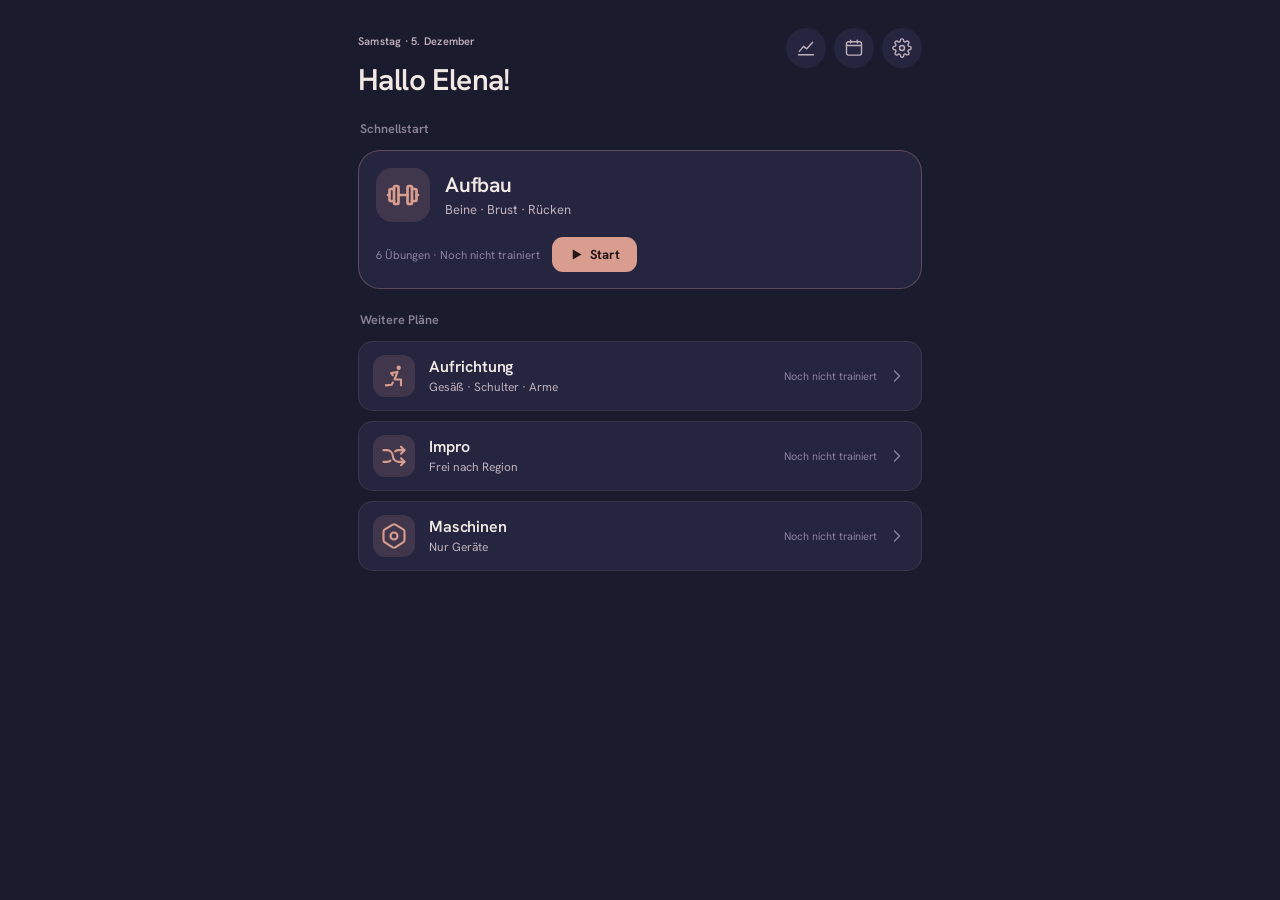
<file: index.html>
<!DOCTYPE html>
<html lang="de">
<head>
  <meta charset="UTF-8" />
  <meta name="viewport" content="width=device-width, initial-scale=1.0, viewport-fit=cover" />
  <meta name="theme-color" content="#22223B" />
  <meta name="apple-mobile-web-app-capable" content="yes" />
  <meta name="apple-mobile-web-app-status-bar-style" content="black-translucent" />
  <meta name="apple-mobile-web-app-title" content="Gym" />
  <link rel="manifest" href="manifest.json" />
  <link rel="apple-touch-icon" href="icon-192.png" />
  <title>Gym</title>
  <link rel="preconnect" href="https://fonts.googleapis.com" />
  <link rel="preconnect" href="https://fonts.gstatic.com" crossorigin />
  <link href="https://fonts.googleapis.com/css2?family=Hanken+Grotesk:wght@400;500;600;700;800&display=swap" rel="stylesheet" />
  <link rel="stylesheet" href="styles.css" />
</head>
<body>
  <div id="app">
    <!-- Home -->
    <section id="view-home" class="view active">
      <header class="home-head">
        <div class="hh-row">
          <div>
            <p class="ovl" id="home-date">—</p>
            <h1 class="greeting">Hallo Elena!</h1>
          </div>
          <div class="hh-actions">
            <button class="iconbtn" id="open-stats" aria-label="Statistik">
              <svg width="20" height="20" viewBox="0 0 24 24" fill="none" stroke="currentColor" stroke-width="1.7" stroke-linecap="round" stroke-linejoin="round"><line x1="3" y1="20" x2="21" y2="20"/><polyline points="4 16 9 10 13 13 20 5"/></svg>
            </button>
            <button class="iconbtn" id="open-calendar" aria-label="Verlauf">
              <svg width="20" height="20" viewBox="0 0 24 24" fill="none" stroke="currentColor" stroke-width="1.7" stroke-linecap="round" stroke-linejoin="round"><rect x="3" y="4.5" width="18" height="16" rx="2.5"/><line x1="3" y1="9" x2="21" y2="9"/><line x1="8" y1="2.5" x2="8" y2="6"/><line x1="16" y1="2.5" x2="16" y2="6"/></svg>
            </button>
            <button class="iconbtn" id="open-settings" aria-label="Einstellungen">
              <svg width="20" height="20" viewBox="0 0 24 24" fill="none" stroke="currentColor" stroke-width="1.7" stroke-linecap="round" stroke-linejoin="round"><circle cx="12" cy="12" r="3"/><path d="M19.4 15a1.65 1.65 0 0 0 .33 1.82l.06.06a2 2 0 1 1-2.83 2.83l-.06-.06a1.65 1.65 0 0 0-1.82-.33 1.65 1.65 0 0 0-1 1.51V21a2 2 0 1 1-4 0v-.09A1.65 1.65 0 0 0 9 19.4a1.65 1.65 0 0 0-1.82.33l-.06.06a2 2 0 1 1-2.83-2.83l.06-.06a1.65 1.65 0 0 0 .33-1.82 1.65 1.65 0 0 0-1.51-1H3a2 2 0 1 1 0-4h.09A1.65 1.65 0 0 0 4.6 9a1.65 1.65 0 0 0-.33-1.82l-.06-.06a2 2 0 1 1 2.83-2.83l.06.06a1.65 1.65 0 0 0 1.82.33H9a1.65 1.65 0 0 0 1-1.51V3a2 2 0 1 1 4 0v.09a1.65 1.65 0 0 0 1 1.51 1.65 1.65 0 0 0 1.82-.33l.06-.06a2 2 0 1 1 2.83 2.83l-.06.06a1.65 1.65 0 0 0-.33 1.82V9a1.65 1.65 0 0 0 1.51 1H21a2 2 0 1 1 0 4h-.09a1.65 1.65 0 0 0-1.51 1z"/></svg>
            </button>
          </div>
        </div>
      </header>
      <div id="home-today"></div>
      <div id="home-recap"></div>
      <div id="home-plans"></div>
    </section>

    <!-- Calendar / Verlauf -->
    <section id="view-calendar" class="view">
      <header class="workout-header">
        <button class="icon-btn back-btn" id="back-from-calendar" aria-label="Zurück">
          <svg width="22" height="22" viewBox="0 0 24 24" fill="none" stroke="currentColor" stroke-width="1.8" stroke-linecap="round" stroke-linejoin="round"><polyline points="15 18 9 12 15 6"/></svg>
        </button>
        <div class="workout-title-wrap"><h2>Verlauf</h2></div>
        <button class="icon-btn" id="cal-add" aria-label="Training eintragen">
          <svg width="22" height="22" viewBox="0 0 24 24" fill="none" stroke="currentColor" stroke-width="1.9" stroke-linecap="round" stroke-linejoin="round"><line x1="12" y1="5" x2="12" y2="19"/><line x1="5" y1="12" x2="19" y2="12"/></svg>
        </button>
      </header>
      <div class="calendar-nav">
        <button class="icon-btn" id="cal-prev" aria-label="Vorheriger Monat">
          <svg width="20" height="20" viewBox="0 0 24 24" fill="none" stroke="currentColor" stroke-width="1.8" stroke-linecap="round" stroke-linejoin="round"><polyline points="15 18 9 12 15 6"/></svg>
        </button>
        <span class="calendar-month" id="cal-month">—</span>
        <button class="icon-btn" id="cal-next" aria-label="Nächster Monat">
          <svg width="20" height="20" viewBox="0 0 24 24" fill="none" stroke="currentColor" stroke-width="1.8" stroke-linecap="round" stroke-linejoin="round"><polyline points="9 18 15 12 9 6"/></svg>
        </button>
      </div>
      <div class="calendar-weekdays">
        <span>Mo</span><span>Di</span><span>Mi</span><span>Do</span><span>Fr</span><span>Sa</span><span>So</span>
      </div>
      <div class="calendar-grid" id="cal-grid"></div>
      <div class="calendar-detail" id="cal-detail"></div>
    </section>

    <!-- Statistik / Auswertung -->
    <section id="view-stats" class="view">
      <header class="workout-header">
        <button class="icon-btn back-btn" id="back-from-stats" aria-label="Zurück">
          <svg width="22" height="22" viewBox="0 0 24 24" fill="none" stroke="currentColor" stroke-width="1.8" stroke-linecap="round" stroke-linejoin="round"><polyline points="15 18 9 12 15 6"/></svg>
        </button>
        <div class="workout-title-wrap"><h2>Statistik</h2></div>
        <div class="spacer"></div>
      </header>
      <div id="stats-body"></div>
    </section>

    <!-- Session-Editor: Training manuell eintragen / bearbeiten -->
    <section id="view-session-editor" class="view">
      <header class="workout-header">
        <button class="icon-btn back-btn" id="editor-back" aria-label="Zurück">
          <svg width="22" height="22" viewBox="0 0 24 24" fill="none" stroke="currentColor" stroke-width="1.8" stroke-linecap="round" stroke-linejoin="round"><polyline points="15 18 9 12 15 6"/></svg>
        </button>
        <div class="workout-title-wrap"><h2 id="editor-title">Training eintragen</h2></div>
        <div class="spacer"></div>
      </header>
      <div id="editor-body"></div>
    </section>

    <!-- Workout (Vollbild-Wisch-Layout: je ein Screen pro Übung) -->
    <section id="view-workout" class="view view-workout">
      <header class="wk-head">
        <button class="iconbtn ghost back-btn" id="back-home" aria-label="Zurück">
          <svg width="22" height="22" viewBox="0 0 24 24" fill="none" stroke="currentColor" stroke-width="1.7" stroke-linecap="round" stroke-linejoin="round"><polyline points="15 18 9 12 15 6"/></svg>
        </button>
        <div class="wk-title">
          <h2 id="workout-title">Aufbau</h2>
          <p class="wk-sub" id="workout-sub"></p>
        </div>
        <p class="wk-tonnage" id="workout-tonnage" aria-live="polite"></p>
      </header>

      <!-- Wie viele Übungen sind erledigt (alle Sätze abgehakt) von wie vielen. -->
      <p class="wk-count" id="workout-count" aria-live="polite"></p>

      <!-- Fortschrittspunkte: aktueller Index + antippbar zum Springen.
           Wird von renderDots() befüllt. -->
      <div class="wk-dots" id="workout-dots" role="tablist" aria-label="Übungen"></div>

      <!-- Horizontaler Snap-Container: jede .deck-screen füllt den Screen. -->
      <div class="wk-deck" id="workout-deck">
        <!-- Screen 1: Warm-up -->
        <section class="deck-screen warmup-screen" data-label="Warm-up">
          <div class="warmup-banner open" id="warmup-banner">
            <button class="warmup-chip" id="warmup-toggle">
              <span class="wu-left">
                <i class="wu-check" id="warmup-check"><svg width="12" height="12" viewBox="0 0 24 24" fill="none" stroke="currentColor" stroke-width="3" stroke-linecap="round" stroke-linejoin="round"><polyline points="20 6 9 17 4 12"/></svg></i>
                <span id="warmup-label">Warm-up</span>
              </span>
              <span class="wu-meta" id="warmup-meta">0/0</span>
            </button>
            <div class="warmup-content" id="warmup-content"></div>
          </div>
          <div class="wk-flags" id="workout-flags"></div>
        </section>

        <!-- Screens pro Übung (von renderWorkout befüllt; display:contents) -->
        <div class="exercise-list" id="exercise-list"></div>

        <!-- Letzter Screen: Übung ergänzen / Training beenden -->
        <section class="deck-screen final-screen" data-label="Abschluss">
          <button class="add-ex-btn" id="add-exercise">
            <svg viewBox="0 0 24 24" width="20" height="20" fill="none" stroke="currentColor" stroke-width="2.2" stroke-linecap="round" stroke-linejoin="round"><line x1="12" y1="5" x2="12" y2="19"/><line x1="5" y1="12" x2="19" y2="12"/></svg>
            Übung hinzufügen
          </button>
          <button class="finish-btn" id="finish-workout">Training beenden</button>
        </section>
      </div>
    </section>

    <!-- Übungsdetail -->
    <section id="view-exercise" class="view">
      <header class="wk-head">
        <button class="iconbtn ghost" id="detail-back" aria-label="Zurück">
          <svg width="22" height="22" viewBox="0 0 24 24" fill="none" stroke="currentColor" stroke-width="1.7" stroke-linecap="round" stroke-linejoin="round"><polyline points="15 18 9 12 15 6"/></svg>
        </button>
        <div class="wk-title">
          <h2 class="ex-detail-title" id="detail-title"></h2>
          <p class="wk-sub" id="detail-sub"></p>
        </div>
        <button class="iconbtn ghost" id="detail-swap" aria-label="Übung tauschen">
          <svg width="20" height="20" viewBox="0 0 24 24" fill="none" stroke="currentColor" stroke-width="1.7" stroke-linecap="round" stroke-linejoin="round"><polyline points="17 2 21 6 17 10"/><path d="M3 6h18"/><polyline points="7 14 3 18 7 22"/><path d="M21 18H3"/></svg>
        </button>
      </header>
      <div class="detail-hero"><span class="detail-figure" id="detail-figure"></span></div>
      <div class="tag-row" id="detail-tags"></div>
      <div class="scheme-row" id="detail-scheme"></div>
      <div id="detail-seg"></div>
      <div class="note-card" id="detail-note"></div>
      <div id="detail-alts"></div>
    </section>

    <!-- Settings -->
    <section id="view-settings" class="view">
      <header class="workout-header">
        <button class="icon-btn back-btn" id="back-from-settings" aria-label="Zurück">
          <svg width="22" height="22" viewBox="0 0 24 24" fill="none" stroke="currentColor" stroke-width="1.8" stroke-linecap="round" stroke-linejoin="round"><polyline points="15 18 9 12 15 6"/></svg>
        </button>
        <div class="workout-title-wrap"><h2>Einstellungen</h2></div>
        <div class="spacer"></div>
      </header>
      <div class="settings-list">
        <label class="setting-row">
          <span>Timer-Sound</span>
          <input type="checkbox" id="setting-sound" />
          <span class="switch"></span>
        </label>
        <label class="setting-row">
          <span>Vibration</span>
          <input type="checkbox" id="setting-vibration" />
          <span class="switch"></span>
        </label>
        <label class="setting-row">
          <span>Standard-Pause (Sek.)</span>
          <input type="number" id="setting-rest" min="15" max="600" step="15" />
        </label>

        <div class="settings-section">Daten</div>
        <div class="setting-row split">
          <button class="text-btn" id="export-data">Exportieren</button>
          <button class="text-btn" id="import-data">Importieren</button>
        </div>

        <div class="settings-section danger-section">Zurücksetzen</div>
        <div class="setting-row">
          <span>Alle Daten löschen</span>
          <button class="text-btn danger-btn" id="reset-data">Zurücksetzen</button>
        </div>

        <p class="settings-footer">Deine Daten werden nur lokal auf diesem Gerät gespeichert.</p>
        <p class="settings-footer" id="storage-status"></p>
      </div>
    </section>

    <!-- Session-Summary nach "Training beenden" -->
    <div id="session-summary" class="session-summary hidden">
      <div class="session-summary-card">
        <div class="session-summary-title">Heute bewegt</div>
        <div>
          <span class="session-summary-value" id="session-summary-value">0</span>
          <span class="session-summary-unit">kg</span>
        </div>
      </div>
    </div>

    <!-- Rest-Timer Overlay -->
    <div id="timer-overlay" class="overlay hidden">
      <div class="timer-card">
        <p class="timer-label">Pause</p>
        <div class="timer-display" id="timer-display">01:30</div>
        <div class="timer-actions">
          <button class="text-btn" id="timer-minus">−15s</button>
          <button class="text-btn primary" id="timer-skip">Überspringen</button>
          <button class="text-btn" id="timer-plus">+15s</button>
        </div>
      </div>
    </div>

    <!-- Bottom Sheet (Confirm-Ersatz) -->
    <div id="sheet" class="sheet hidden" role="dialog" aria-modal="true">
      <div class="sheet-card">
        <h3 id="sheet-title"></h3>
        <p id="sheet-message"></p>
        <div class="sheet-actions">
          <button class="text-btn" id="sheet-cancel">Abbrechen</button>
          <button class="text-btn primary" id="sheet-confirm">OK</button>
        </div>
      </div>
    </div>

    <!-- Auswahl-Sheet (z. B. Alternativübungen) -->
    <div id="picker" class="sheet hidden" role="dialog" aria-modal="true">
      <div class="sheet-card">
        <h3 id="picker-title"></h3>
        <input id="picker-search" class="picker-search hidden" type="text" inputmode="search" autocomplete="off" placeholder="Übung suchen …" />
        <div id="picker-list" class="picker-list"></div>
        <div class="sheet-actions">
          <button class="text-btn" id="picker-cancel">Abbrechen</button>
        </div>
      </div>
    </div>

    <!-- Export-Fallback-Dialog (wenn Clipboard nicht verfügbar) -->
    <div id="export-dialog" class="sheet hidden" role="dialog" aria-modal="true">
      <div class="sheet-card">
        <h3>Daten exportieren</h3>
        <p>Markiere den Text und kopiere ihn manuell. Speichere ihn dann an einem sicheren Ort.</p>
        <textarea id="export-textarea" readonly rows="8"></textarea>
        <div class="sheet-actions">
          <button class="text-btn" id="export-dialog-close">Schliessen</button>
          <button class="text-btn primary" id="export-copy">Kopieren</button>
        </div>
      </div>
    </div>

    <!-- Import-Fallback-Dialog -->
    <div id="import-dialog" class="sheet hidden" role="dialog" aria-modal="true">
      <div class="sheet-card">
        <h3>Daten importieren</h3>
        <p>Füge hier den zuvor exportierten JSON-Text ein.</p>
        <textarea id="import-textarea" rows="8" placeholder='{"schemaVersion":1,...}'></textarea>
        <div class="sheet-actions">
          <button class="text-btn" id="import-dialog-close">Abbrechen</button>
          <button class="text-btn primary" id="import-apply">Übernehmen</button>
        </div>
      </div>
    </div>
  </div>

  <script src="exercises.js"></script>
  <script src="plan.js"></script>
  <script src="app.js"></script>
</body>
</html>
</file>
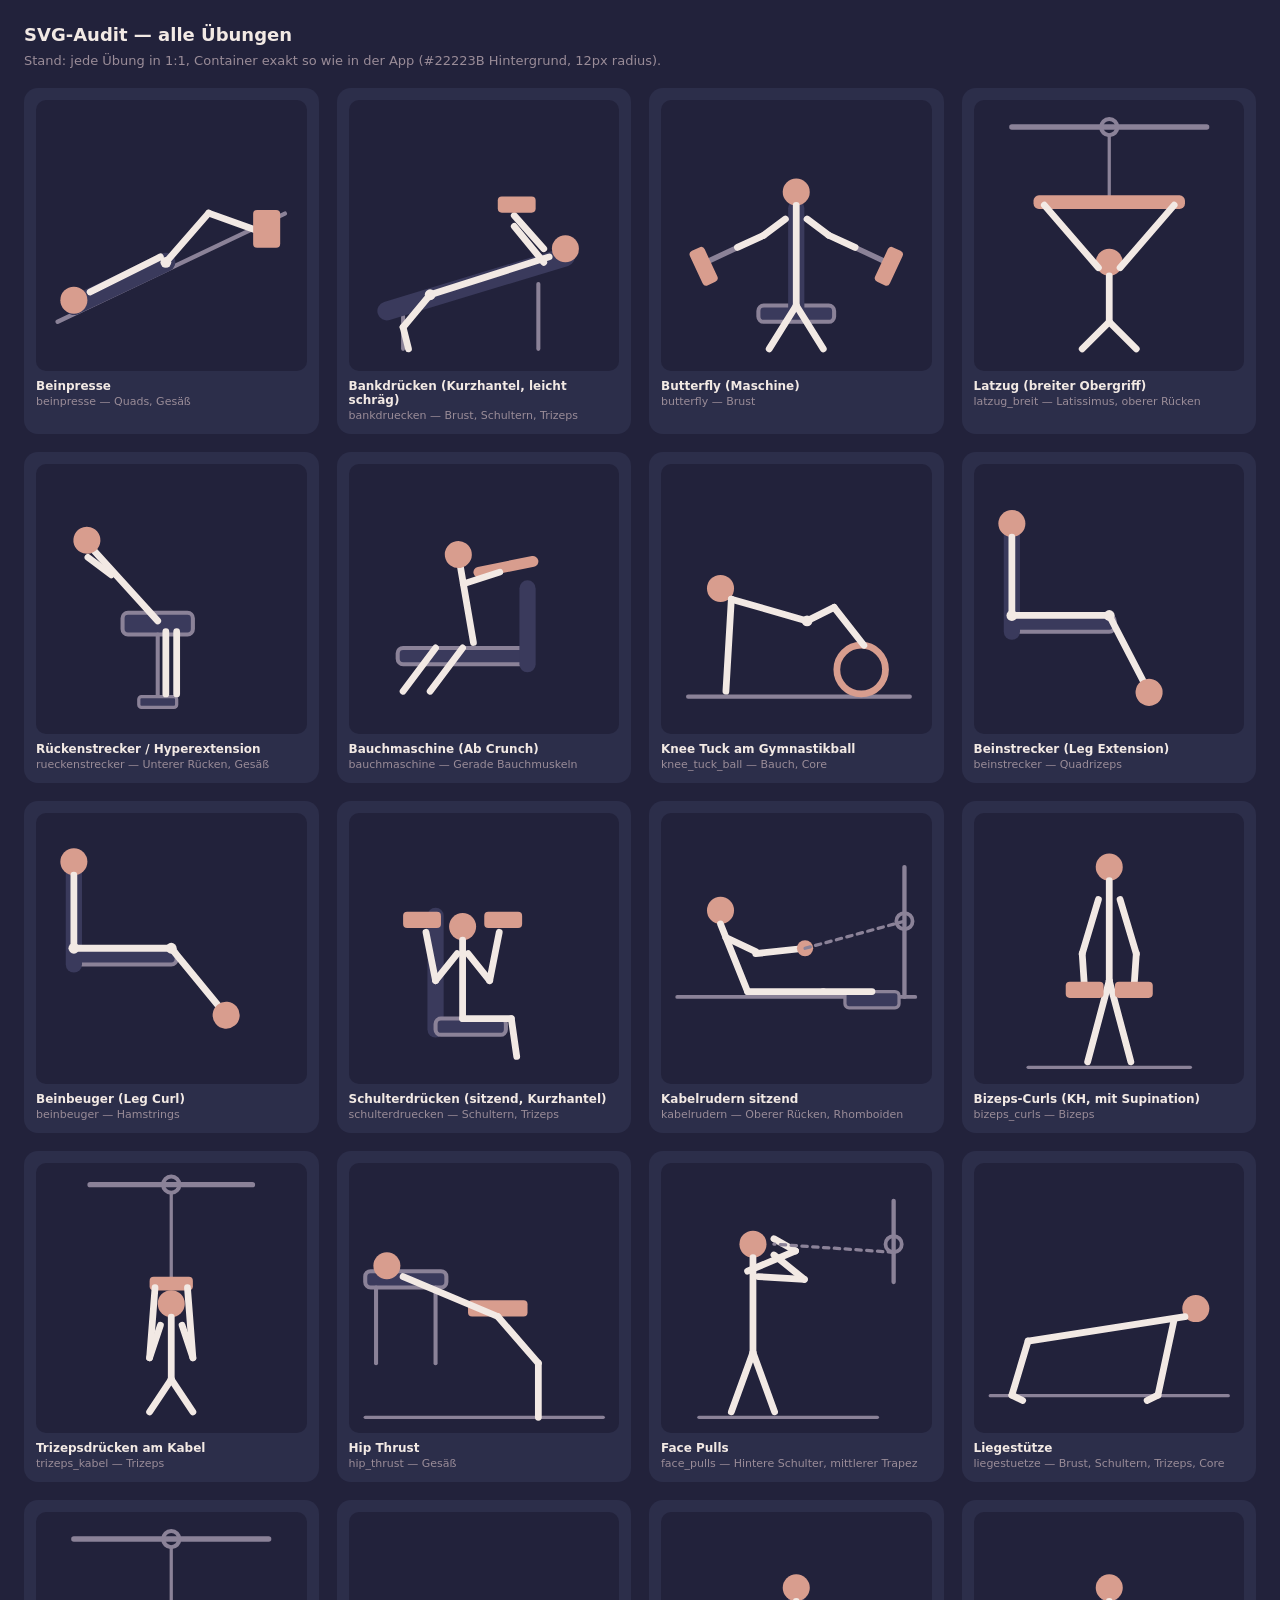
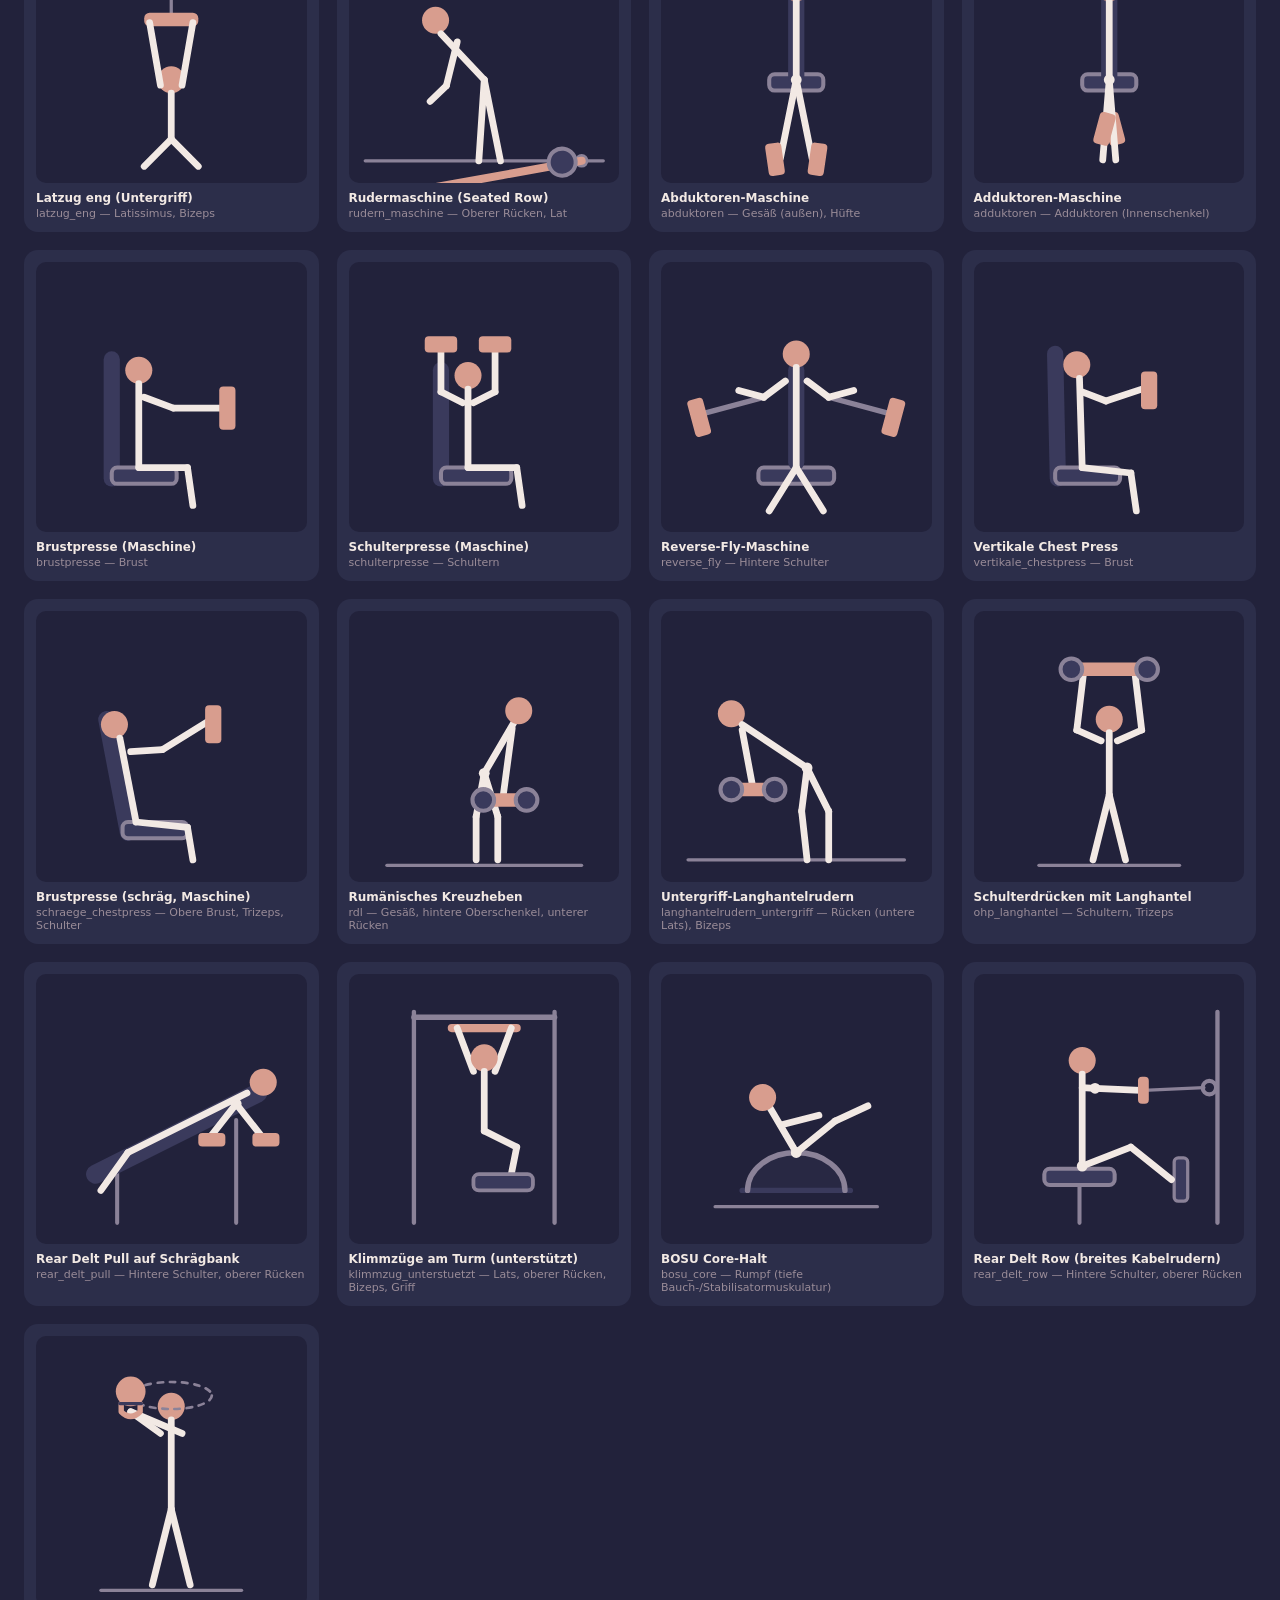
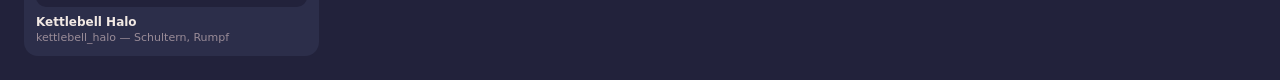
<file: tools/svg-audit.html>
<!DOCTYPE html>
<html lang="de">
<head>
<meta charset="UTF-8" />
<title>SVG Audit</title>
<style>
  body { background: #22223B; color: #F2E9E4; font-family: -apple-system, system-ui, sans-serif; margin: 0; padding: 24px; }
  h1 { margin: 0 0 8px; font-size: 18px; font-weight: 600; }
  p { color: #9A8C98; font-size: 13px; margin: 0 0 20px; }
  .grid { display: grid; grid-template-columns: repeat(4, 1fr); gap: 18px; }
  .item { background: #2C2E4A; border-radius: 14px; padding: 12px; }
  .icon { background: #22223B; border-radius: 10px; aspect-ratio: 1; display: grid; place-items: center; overflow: hidden; }
  .icon svg { width: 100%; height: 100%; display: block; }
  .label { margin-top: 8px; font-size: 12px; font-weight: 600; }
  .meta { margin-top: 2px; font-size: 11px; color: #9A8C98; }
</style>
</head>
<body>
  <h1>SVG-Audit — alle Übungen</h1>
  <p>Stand: jede Übung in 1:1, Container exakt so wie in der App (#22223B Hintergrund, 12px radius).</p>
  <div class="grid" id="grid"></div>
  <script src="../exercises.js"></script>
  <script>
    const grid = document.getElementById("grid");
    for (const [id, ex] of Object.entries(EXERCISES)) {
      const div = document.createElement("div");
      div.className = "item";
      div.innerHTML = `
        <div class="icon">${ex.svg}</div>
        <div class="label">${ex.name}</div>
        <div class="meta">${id} — ${ex.target}</div>
      `;
      grid.appendChild(div);
    }
  </script>
</body>
</html>
</file>
<file: styles.css>
:root {
  /* ── Atelier-Tokens (Redesign) ───────────────────────────── */
  /* Flächen */
  --bg: #1B1B2E;
  --surface: #252540;
  --surface-2: #31314F;
  --line: rgba(242, 233, 228, 0.09);

  /* Text */
  --text: #F2E9E4;
  --dim: #C0AFBA;
  --muted: #8B8298;

  /* Akzent (warmes Clay) */
  --accent: #D89D8E;
  --on-accent: #26161A;
  --accent-soft: rgba(216, 157, 142, 0.15);
  --accent-line: rgba(216, 157, 142, 0.32);

  /* Radien */
  --r: 22px;
  --r-sm: 15px;
  --r-xs: 11px;

  /* Typo */
  --ui: "Hanken Grotesk", -apple-system, BlinkMacSystemFont, system-ui, sans-serif;

  /* ── Alias / Bestand (bis alle Screens umgebaut sind) ────── */
  --text-dim: var(--dim);
  --accent-strong: #E3B4A6;
  --danger: #E5A8A1;
  --radius: var(--r-sm);
  --radius-lg: var(--r);
  --shadow: none;
  --font: var(--ui);
}

* {
  box-sizing: border-box;
  -webkit-tap-highlight-color: transparent;
  /* Doppeltipp-Zoom (und den 300 ms-Tap-Delay) unterbinden — wichtig beim
     schnellen Tippen auf die ±-Stepper. Scrollen und Pinch-Zoom bleiben. */
  touch-action: manipulation;
}

html, body {
  margin: 0;
  padding: 0;
  background: var(--bg);
  color: var(--text);
  font-family: var(--font);
  font-size: 16px;
  line-height: 1.5;
  -webkit-font-smoothing: antialiased;
  overscroll-behavior-y: contain;
}

body {
  min-height: 100vh;
  padding: env(safe-area-inset-top) env(safe-area-inset-right) env(safe-area-inset-bottom) env(safe-area-inset-left);
}

button {
  font-family: inherit;
  font-size: inherit;
  border: none;
  background: none;
  color: inherit;
  cursor: pointer;
}

input, textarea {
  font-family: inherit;
  font-size: 16px; /* ≥16px → kein iOS-Safari-Zoom beim Fokus */
  color: inherit;
}

h1, h2, h3 {
  margin: 0;
  font-weight: 600;
  letter-spacing: -0.01em;
}

/* Views */
.view {
  display: none;
  min-height: 100vh;
  padding: 20px 18px 100px;
  max-width: 600px;
  margin: 0 auto;
  animation: fadeIn 0.22s ease;
}

.view.active { display: block; }

/* ── Workout: Vollbild-Wisch-Layout ──
   Eigene Höhen-Geometrie statt Dokumentfluss: Kopf + Punkte bleiben oben,
   darunter scrollt der horizontale Snap-Deck. */
.view-workout { padding: 0; height: 100vh; height: 100dvh; max-width: 600px; margin: 0 auto; }
.view-workout.active { display: flex; flex-direction: column; }
.view-workout .wk-head { padding: calc(env(safe-area-inset-top, 0px) + 14px) 18px 8px; margin: 0; flex: 0 0 auto; }

/* Übungs-Zähler „X von Y Übungen" — erledigt = alle Sätze abgehakt. */
.wk-count { margin: 0; padding: 0 18px 6px; text-align: center; flex: 0 0 auto;
  font-size: 12.5px; font-weight: 600; color: var(--dim); font-variant-numeric: tabular-nums; }
.wk-count b { color: var(--accent); font-weight: 700; }

/* Fortschrittspunkte */
.wk-dots { display: flex; flex-wrap: wrap; gap: 7px; justify-content: center; align-items: center;
  padding: 4px 18px 12px; flex: 0 0 auto; }
.wk-dot { width: 8px; height: 8px; flex: 0 0 auto; border-radius: 50%; background: var(--surface-2);
  border: 1px solid var(--line); padding: 0; transition: background .2s, transform .2s, width .2s;
  -webkit-tap-highlight-color: transparent; }
.wk-dot.done { background: var(--accent-line); }
.wk-dot.active { background: var(--accent); border-color: var(--accent); width: 20px; border-radius: 4px; }

/* Snap-Deck + Screens */
.wk-deck { flex: 1 1 auto; min-height: 0; display: flex; overflow-x: auto; overflow-y: hidden;
  scroll-snap-type: x mandatory; overscroll-behavior-x: contain; -webkit-overflow-scrolling: touch;
  scrollbar-width: none; }
.wk-deck::-webkit-scrollbar { display: none; }
/* Wrapper der Übungs-Screens löst sich auf → Karten werden direkte Deck-Items. */
.exercise-list { display: contents; }
.deck-screen { flex: 0 0 100%; width: 100%; scroll-snap-align: start; scroll-snap-stop: always;
  overflow-y: auto; overflow-x: hidden; -webkit-overflow-scrolling: touch; overscroll-behavior: contain;
  padding: 4px 18px calc(env(safe-area-inset-bottom, 0px) + 28px); }
.final-screen { display: flex; flex-direction: column; justify-content: center; gap: 14px; }
.final-screen .add-ex-btn, .final-screen .finish-btn { margin: 0; max-width: 520px; width: 100%; align-self: center; }
/* Warm-up-Screen: Inhalt zentriert, Breite gedeckelt wie die Übungs-Screens. */
.warmup-screen { padding-top: 8px; }
.warmup-screen .warmup-banner, .warmup-screen .wk-flags { max-width: 520px; margin-left: auto; margin-right: auto; }
.warmup-screen .wk-flags { margin-top: 14px; }
/* Impro-Auswahl-Screen: Wähl-Karte mittig statt randlos. */
.ex-card.impro-slot { justify-content: center; }
.ex-card.impro-slot .impro-choose { background: var(--surface); border: 1px solid var(--line); border-radius: var(--r); }

@keyframes fadeIn {
  from { opacity: 0; transform: translateY(4px); }
  to   { opacity: 1; transform: translateY(0); }
}

/* ── Geteilte Bausteine (Atelier) ── */
.ovl { font-size: 11px; font-weight: 600; color: var(--dim); letter-spacing: .02em; margin: 0; display: inline-block; white-space: nowrap; }
.section-label { font-size: 12.5px; font-weight: 600; color: var(--muted); margin: 0 2px 11px; }
.rest-label-sec { margin-top: 22px; }

.iconbtn {
  width: 40px; height: 40px; border-radius: 50%;
  background: var(--surface); color: var(--dim);
  display: grid; place-items: center; flex: 0 0 auto;
  transition: background .18s, color .18s;
}
.iconbtn:active { background: var(--surface-2); color: var(--text); }
.iconbtn.ghost { background: transparent; }
.iconbtn.ghost:active { background: var(--surface); }

.mascot, .mascot svg { display: block; width: 100%; height: 100%; }
.figure, .figure svg { display: block; width: 100%; height: 100%; }

/* ── Home ── */
.home-head { padding: 8px 0 18px; }
.hh-row { display: flex; justify-content: space-between; align-items: flex-start; gap: 12px; }
.hh-actions { display: flex; gap: 8px; flex: 0 0 auto; }
.greeting { margin: 5px 0 0; font-weight: 600; font-size: 30px; letter-spacing: -0.02em; white-space: nowrap; }

.today-card {
  display: flex; flex-direction: column; gap: 15px; width: 100%; text-align: left;
  background: var(--surface); border: 1px solid var(--accent-line); border-radius: var(--r);
  padding: 17px 17px 16px; margin-bottom: 8px;
  transition: transform .14s, background .14s;
}
.today-card:active { transform: scale(0.99); }
.today-top { display: flex; align-items: center; gap: 15px; }
.today-mascot { width: 54px; height: 54px; flex: 0 0 auto; border-radius: 16px; background: var(--accent-soft); color: var(--accent); display: grid; place-items: center; padding: 9px; }
.today-main { flex: 1; min-width: 0; display: flex; flex-direction: column; gap: 3px; }
.today-name { font-size: 21px; font-weight: 600; letter-spacing: -0.01em; }
.today-muscles { font-size: 13px; color: var(--dim); }
.today-foot { display: flex; align-items: center; justify-content: space-between; gap: 12px; }
.today-meta { font-size: 11.5px; color: var(--muted); }
.today-go { flex: 0 0 auto; display: inline-flex; align-items: center; gap: 6px; font-size: 13px; font-weight: 700; color: var(--on-accent); background: var(--accent); padding: 9px 17px; border-radius: var(--r-xs); }

.recap { display: grid; grid-template-columns: repeat(3, 1fr); background: var(--surface); border: 1px solid var(--line); border-radius: var(--r-sm); overflow: hidden; }
.recap-cell { display: flex; flex-direction: column; align-items: center; gap: 3px; padding: 15px 4px; position: relative; }
.recap-cell + .recap-cell::before { content: ''; position: absolute; left: 0; top: 24%; height: 52%; width: 1px; background: var(--line); }
.recap-n { font-size: 21px; font-weight: 700; letter-spacing: -0.02em; color: var(--accent); font-variant-numeric: tabular-nums; white-space: nowrap; }
.recap-l { font-size: 10.5px; font-weight: 500; color: var(--muted); white-space: nowrap; }

.day-list { display: flex; flex-direction: column; gap: 10px; }
.day-card {
  display: flex; align-items: center; gap: 14px; width: 100%;
  background: var(--surface); border: 1px solid var(--line); border-radius: var(--r-sm);
  padding: 13px 14px; text-align: left; transition: transform .14s, background .14s;
}
.day-card:active { transform: scale(0.985); background: var(--surface-2); }
.day-badge { width: 42px; height: 42px; flex: 0 0 auto; border-radius: 12px; display: grid; place-items: center; padding: 7px; color: var(--accent); background: var(--accent-soft); }
.day-main { flex: 1; min-width: 0; display: flex; flex-direction: column; gap: 2px; }
.day-name { font-size: 16px; font-weight: 600; letter-spacing: -0.01em; }
.day-muscles { font-size: 12px; color: var(--dim); }
.day-last { font-size: 11px; color: var(--muted); flex: 0 0 auto; white-space: nowrap; }
.day-chev { color: var(--muted); flex: 0 0 auto; margin-left: -4px; display: grid; place-items: center; }

/* Header (Workout, Settings) */
.workout-header {
  display: flex; align-items: center; gap: 12px;
  padding: 6px 0 20px;
}

.icon-btn {
  width: 40px; height: 40px;
  display: grid; place-items: center;
  color: var(--text-dim);
  border-radius: 20px;
  flex-shrink: 0;
}
.icon-btn:active { background: var(--surface); }

.workout-title-wrap { flex: 1; min-width: 0; }
.workout-title-wrap h2 {
  font-size: 22px;
  white-space: nowrap;
  overflow: hidden;
  text-overflow: ellipsis;
}
.workout-progress {
  margin: 2px 0 0;
  font-size: 13px;
  color: var(--text-dim);
  white-space: nowrap;
  overflow: hidden;
  text-overflow: ellipsis;
}
.spacer { width: 40px; flex-shrink: 0; }

/* ── Workout-Header (Atelier) ── */
.wk-head { display: flex; align-items: center; gap: 12px; padding: 6px 0 16px; }
.wk-title { flex: 1; min-width: 0; }
.wk-title h2 { margin: 0; font-size: 24px; font-weight: 600; letter-spacing: -0.02em; white-space: nowrap; overflow: hidden; text-overflow: ellipsis; }
.wk-sub { margin: 2px 0 0; font-size: 12.5px; color: var(--dim); white-space: nowrap; overflow: hidden; text-overflow: ellipsis; }
.wk-tonnage { margin: 0; flex: 0 0 auto; text-align: right; font-size: 12px; font-weight: 600; color: var(--accent);
  font-variant-numeric: tabular-nums; min-height: 15px; }

/* ── Warm-up-Chip ── */
/* Session-Marker (Periode / wenig Energie / krank) — Toggle-Chips im Header */
.wk-flags { display: flex; flex-wrap: wrap; gap: 7px; margin-bottom: 13px; }
.wk-flag { font-size: 12.5px; font-weight: 600; color: var(--dim); background: var(--surface);
  border: 1px solid var(--line); border-radius: 999px; padding: 7px 13px; transition: .15s;
  -webkit-tap-highlight-color: transparent; }
.wk-flag:active { transform: scale(0.96); }
.wk-flag.on { background: var(--accent); border-color: var(--accent); color: var(--on-accent); }

.warmup-banner { margin-bottom: 13px; }
.warmup-chip { display: flex; align-items: center; justify-content: space-between; width: 100%;
  background: var(--surface); border: 1px solid var(--line); border-radius: var(--r-sm); padding: 11px 15px; transition: background .15s; }
.warmup-chip:active { background: var(--surface-2); }
.wu-left { display: flex; align-items: center; gap: 9px; font-size: 13.5px; font-weight: 500; }
.wu-check { width: 19px; height: 19px; flex: 0 0 auto; border-radius: 50%; display: grid; place-items: center;
  background: var(--surface-2); color: transparent; transition: background .15s, color .15s; }
.wu-check.on { background: var(--accent); color: var(--on-accent); }
.wu-meta { font-size: 11.5px; color: var(--muted); }
.warmup-content { display: none; padding: 4px 4px 2px; }
.warmup-banner.open .warmup-content { display: block; }
.warmup-item { display: flex; align-items: center; gap: 11px; padding: 9px 4px; border-top: 1px solid var(--line); font-size: 13px; color: var(--dim); cursor: pointer; -webkit-tap-highlight-color: transparent; border-radius: var(--r-sm); }
.warmup-item:first-of-type { border-top: none; }
.warmup-item:active { background: var(--surface-2); }
.warmup-item.done .warmup-text { color: var(--muted); text-decoration: line-through; }
.warmup-check { width: 26px; height: 26px; flex: 0 0 auto; border-radius: 8px; background: var(--surface-2);
  border: 1px solid var(--line); display: grid; place-items: center; color: var(--muted); transition: all .15s; }
.warmup-check:active { transform: scale(0.94); }
.warmup-check.done { background: var(--accent); border-color: var(--accent); color: var(--on-accent); }
.warmup-check.done svg { display: block; }
.warmup-check svg { display: none; }
.warmup-text { flex: 1; line-height: 1.4; }
/* Mobility/Cardio-Umschalter im Warm-up: erstes Item darunter ohne Trennlinie. */
.wu-seg { margin: 2px 0 12px; }
.wu-seg + .warmup-item { border-top: none; }
/* Cardio-Eingabe (Distanz / Minuten) */
.cardio-form { padding: 2px 2px 4px; }
.cardio-fields { display: flex; gap: 10px; }
.cardio-field { flex: 1; display: flex; flex-direction: column; gap: 6px; min-width: 0; }
.cardio-lbl { font-size: 11.5px; font-weight: 600; color: var(--dim); display: flex; align-items: baseline; gap: 5px; }
.cardio-lbl em { font-style: normal; font-weight: 500; color: var(--muted); font-size: 10.5px; }
.cardio-input { display: flex; align-items: baseline; gap: 4px; background: var(--bg); border: 1px solid var(--line); border-radius: var(--r-sm); padding: 9px 11px; }
.cardio-input input { width: 100%; min-width: 0; border: none; background: none; outline: none; color: var(--text); font-size: 15px; font-weight: 600; font-variant-numeric: tabular-nums; }
.cardio-input i { font-style: normal; font-size: 11px; font-weight: 600; color: var(--muted); flex: 0 0 auto; }

/* ── Übungs-Screen (Vollbild) ──
   .exercise-list ist display:contents (oben) → .ex-card sind direkte
   Deck-Items und füllen je einen Screen. Inhalt oben, scrollt bei Überlauf. */
.ex-card { display: flex; flex-direction: column; gap: 14px; max-width: 520px; margin: 0 auto; padding-top: 8px; }
.ex-head { display: flex; align-items: center; gap: 13px; width: 100%; text-align: left; }
.ex-figure { width: 64px; height: 64px; flex: 0 0 auto; border-radius: 16px; background: var(--surface); border: 1px solid var(--line); padding: 7px; overflow: hidden; }
.ex-figure svg { width: 100%; height: 100%; display: block; }
.ex-meta { flex: 1; min-width: 0; }
.ex-meta h3 { margin: 0; font-size: 19px; font-weight: 600; letter-spacing: -0.01em; }
.ex-meta p { margin: 3px 0 0; font-size: 12.5px; color: var(--dim); }
/* Dezenter „alle Sätze erledigt"-Hinweis (kein Auto-Weiterspringen). */
.ex-done-badge { display: inline-flex; align-items: center; gap: 5px; flex: 0 0 auto; align-self: flex-start;
  font-size: 11.5px; font-weight: 600; color: var(--accent); background: var(--accent-soft);
  border-radius: 999px; padding: 5px 10px; }
.ex-done-badge svg { width: 14px; height: 14px; }
.ex-body { display: block; }

/* Overload-Hinweis */
.oh-hint { display: flex; align-items: center; gap: 7px; font-size: 12px; color: var(--dim);
  background: var(--accent-soft); border-radius: var(--r-xs); padding: 9px 12px; margin: 0 0 12px; }
.oh-hint svg { color: var(--accent); flex: 0 0 auto; }
.oh-hint b { color: var(--text); font-weight: 600; }

/* Satz-Stack */
.set-stack { display: flex; flex-direction: column; gap: 9px; }
.set { display: flex; align-items: center; gap: 10px; padding: 7px 4px; border-radius: var(--r-sm); }
.set-n { width: 20px; flex: 0 0 auto; text-align: center; font-size: 13px; font-weight: 700; color: var(--muted); font-variant-numeric: tabular-nums; }
.set.done { opacity: .5; cursor: pointer; -webkit-tap-highlight-color: transparent; }
.set.done:active { opacity: .72; }
.set.next { opacity: .62; }
/* Aktiver Satz: Highlight-Block mit Feldern oben und Bestätigen-Button als
   volle Breite darunter (Spalten-Layout). Bleibt komplett in der Karte —
   nichts ragt mehr über den Rand. */
.set.active { background: var(--accent-soft); padding: 11px 8px; margin: 0; flex-direction: column; align-items: stretch; gap: 10px; }
.set-fields { display: flex; align-items: center; gap: 10px; min-width: 0; }
/* Beschriftung über dem aktiven Satz (z. B. „Gegengewicht (kg)", „Haltedauer (Sek.)") */
.set-cap { font-size: 11px; font-weight: 600; letter-spacing: 0.02em; color: var(--accent); padding: 0 2px; }
.set-read { flex: 1; font-size: 15px; font-weight: 600; color: var(--text); font-variant-numeric: tabular-nums; }
.set-read i { font-style: normal; color: var(--muted); font-weight: 500; margin: 0 6px; }
.set-mark { width: 30px; height: 30px; flex: 0 0 auto; border-radius: 9px; border: 1.6px solid var(--line); display: grid; place-items: center; color: var(--on-accent); }
.set-mark.ok { background: var(--accent); border-color: var(--accent); }
/* Undo-Hinweis am erledigten Satz — dezent in Akzentfarbe (durch die .5-Opacity
   der Zeile gedämpft), signalisiert „antippen zum Zurücknehmen". */
.set-undo { flex: 0 0 auto; display: inline-flex; align-items: center; color: var(--accent); }

/* Stepper (Hybrid: ± und Tippen) */
.stepper { flex: 1; min-width: 0; display: flex; align-items: center; justify-content: space-between; background: var(--bg); border-radius: 11px; padding: 4px; gap: 2px; }
.stepper .step { width: 34px; height: 34px; flex: 0 0 auto; border-radius: 8px; display: grid; place-items: center; color: var(--text); transition: background .12s; }
.stepper .step:active { background: var(--surface-2); }
.stepper .val { display: flex; align-items: baseline; gap: 3px; min-width: 0; }
.stepper .val input { width: 3.2ch; border: none; background: none; outline: none; color: var(--text); text-align: center;
  font: inherit; font-size: 16px; font-weight: 700; font-variant-numeric: tabular-nums; padding: 0; }
.stepper .val i { font-style: normal; font-size: 10px; font-weight: 600; color: var(--muted); }
.set-go { width: 100%; height: 44px; flex: 0 0 auto; border-radius: 11px; background: var(--accent); color: var(--on-accent);
  display: inline-flex; align-items: center; justify-content: center; gap: 8px; font-size: 14px; font-weight: 700; transition: transform .12s; }
.set-go:active { transform: scale(0.985); }

/* aktiver Satz, seitengetrennt (L/R) — Nummer oben am ersten Feld ausgerichtet */
.set.active.split .set-fields { align-items: flex-start; }
.set.active.split .set-n { margin-top: 7px; }
.set.active.split .set-sides { flex: 1; display: flex; flex-direction: column; gap: 8px; min-width: 0; }
.set.active.split .side { display: flex; align-items: center; gap: 8px; min-width: 0; }
.set.active.split .side-l { width: 14px; flex: 0 0 auto; font-size: 12px; font-weight: 700; color: var(--muted); text-align: center; }

/* Segmented Control (L/R) */
.seg { display: flex; background: var(--bg); border: 1px solid var(--line); border-radius: var(--r-sm); padding: 4px; margin-bottom: 12px; }
.seg button { flex: 1; padding: 9px; font-size: 13px; font-weight: 600; color: var(--dim); border-radius: calc(var(--r-sm) - 4px); transition: .15s; }
.seg button.on { background: var(--accent); color: var(--on-accent); }

/* Notiz im Training — immer ausgeklappt editierbar */
.note-edit { margin-top: 14px; padding: 13px; background: var(--bg); border: 1px solid var(--accent-line); border-radius: var(--r-sm); }
.note-ovl { display: flex; align-items: center; gap: 6px; margin-bottom: 8px; }
.note-ovl svg { color: var(--accent); }
.note-edit textarea { width: 100%; border: none; background: none; resize: none; color: var(--text); font: inherit; font-size: 13.5px; line-height: 1.5; outline: none; }
.note-edit textarea::placeholder { color: var(--muted); }

/* Aktions-Zeile: Tauschen / Auslassen / Weniger Energie — dezent, einheitlich. */
.ex-actions { display: flex; flex-wrap: wrap; gap: 8px; margin-top: 14px; }
.ex-swap, .ex-skip, .ex-energy { display: inline-flex; align-items: center; gap: 8px; padding: 9px 13px;
  background: transparent; border: 1px solid var(--line); border-radius: var(--r-xs); color: var(--dim); font: inherit; font-size: 13px; transition: color .15s, border-color .15s, background .15s; }
.ex-swap:active, .ex-skip:active, .ex-energy:active { color: var(--accent); border-color: var(--accent-line); }
/* „Weniger Energie" aktiv (Session-Marker an) → Akzentfläche. */
.ex-energy.on { color: var(--accent); border-color: var(--accent-line); background: var(--accent-soft, rgba(216,157,142,.12)); }
.ex-swap svg, .ex-skip svg, .ex-energy svg { flex: 0 0 auto; }

/* Dezente „Als Nächstes"-Vorschau am Fuß des Übungs-Screens. Antippbar →
   wischt zum nächsten Screen. */
.ex-next { display: flex; align-items: center; gap: 8px; width: 100%; margin-top: 18px;
  padding: 11px 4px 0; border-top: 1px solid var(--line); text-align: left;
  color: var(--muted); -webkit-tap-highlight-color: transparent; }
.ex-next-ovl { flex: 0 0 auto; font-size: 10.5px; font-weight: 700; letter-spacing: .06em;
  text-transform: uppercase; color: var(--muted); }
.ex-next-name { flex: 1; min-width: 0; font-size: 13px; font-weight: 600; color: var(--dim);
  white-space: nowrap; overflow: hidden; text-overflow: ellipsis; }
.ex-next svg { flex: 0 0 auto; color: var(--muted); }
.ex-next:active .ex-next-name { color: var(--accent); }

/* Dritter Zustand: übersprungen — neutral, gedämpft, gestrichelt (klar als
   eigener Zustand erkennbar, nicht wie „nicht geschafft"). */
.ex-card.skipped { border-style: dashed; }
.ex-card.skipped .ex-figure { opacity: .4; }
.ex-skip-main { flex: 1; min-width: 0; }
.ex-skip-main h3 { margin: 0; font-size: 17px; font-weight: 600; letter-spacing: -0.01em; color: var(--dim); }
.skip-pill { display: inline-flex; align-items: center; gap: 6px; margin-top: 4px; font-size: 12px; font-weight: 600; color: var(--muted); }
.skip-pill svg { flex: 0 0 auto; }
.ex-resume { flex: 0 0 auto; display: inline-flex; align-items: center; gap: 6px; padding: 9px 12px; border-radius: var(--r-xs);
  background: transparent; border: 1px solid var(--line); color: var(--dim); font: inherit; font-size: 13px; font-weight: 600; transition: color .15s, border-color .15s; }
.ex-resume:active { color: var(--accent); border-color: var(--accent-line); }
.ex-resume svg { flex: 0 0 auto; }

/* Kopf: Figur (→ Detail) + Toggle (auf/zu) getrennt klickbar */
.ex-toggle { flex: 1; min-width: 0; display: flex; align-items: center; gap: 13px; text-align: left; }
.ex-figure { cursor: pointer; }

/* ── Übungsdetail-Screen ── */
.ex-detail-title { font-size: 21px !important; }
.detail-hero { height: 128px; border-radius: var(--r); background: var(--surface); border: 1px solid var(--line);
  display: grid; place-items: center; margin-bottom: 15px; }
.detail-figure { width: 104px; height: 104px; display: block; }
.detail-figure svg { width: 100%; height: 100%; display: block; }
.tag-row { display: flex; flex-wrap: wrap; gap: 7px; margin-bottom: 16px; }
.tag { font-size: 11.5px; font-weight: 500; color: var(--dim); background: var(--surface); border: 1px solid var(--line);
  padding: 5px 11px; border-radius: var(--r-xs); }
.scheme-row { display: flex; gap: 9px; margin-bottom: 14px; }
.scheme { flex: 1; background: var(--surface); border: 1px solid var(--line); border-radius: var(--r-sm); padding: 11px 13px;
  display: flex; flex-direction: column; gap: 4px; }
.scheme b { font-size: 16px; font-weight: 700; letter-spacing: -0.01em; font-variant-numeric: tabular-nums; white-space: nowrap; }
.note-card { background: var(--surface); border: 1px solid var(--line); border-left: 2.5px solid var(--accent-line);
  border-radius: var(--r-sm); padding: 14px 15px; margin-bottom: 22px; }
.note-card p { margin: 0; font-size: 13.5px; line-height: 1.55; color: var(--dim); }
.alt-list { display: flex; flex-direction: column; gap: 9px; }
.alt { display: flex; align-items: center; gap: 12px; width: 100%; background: var(--surface); border: 1px solid var(--line);
  border-radius: var(--r-sm); padding: 10px 13px; text-align: left; transition: background .14s; }
.alt:active { background: var(--surface-2); }
.alt-figure { width: 42px; height: 42px; flex: 0 0 auto; border-radius: 11px; background: var(--bg); padding: 4px; overflow: hidden; }
.alt-figure svg { width: 100%; height: 100%; display: block; }
.alt-main { flex: 1; min-width: 0; display: flex; flex-direction: column; gap: 2px; }
.alt-main b { font-size: 14.5px; font-weight: 600; }
.alt-main span { font-size: 11.5px; color: var(--muted); }
.alt-swap { color: var(--accent); flex: 0 0 auto; display: grid; place-items: center; }

/* Auswahl-Picker */
.picker-list {
  display: flex;
  flex-direction: column;
  gap: 8px;
  margin: 4px 0 8px;
}
.picker-option {
  display: flex;
  flex-direction: column;
  align-items: flex-start;
  gap: 2px;
  width: 100%;
  text-align: left;
  padding: 12px 14px;
  background: var(--bg);
  border: 1px solid rgba(154, 140, 152, 0.25);
  border-radius: 12px;
  color: var(--text);
  font: inherit;
  cursor: pointer;
  transition: border-color 0.15s ease;
}
.picker-option:hover,
.picker-option:active { border-color: var(--accent); }
.picker-option-label { font-size: 15px; font-weight: 500; }
.picker-option-sub { font-size: 12px; color: var(--muted); }
/* Lange Listen (Repertoire) scrollbar halten, Sheet bleibt kompakt. */
/* Höhe dynamisch deckeln, damit die Treffer im sichtbaren Bereich bleiben
   (--vv-height = sichtbare Höhe über der Tastatur; ~230px Reserve für
   Titel/Suchfeld/Button/Paddings). */
.picker-list { max-height: min(52vh, calc(var(--vv-height, 100dvh) - 230px)); overflow-y: auto; -webkit-overflow-scrolling: touch; }
.picker-search { width: 100%; margin: 4px 0 10px; padding: 11px 13px; background: var(--bg);
  border: 1px solid var(--line); border-radius: 12px; color: var(--text); font: inherit; font-size: 15px; outline: none; transition: border-color .15s; }
.picker-search:focus { border-color: var(--accent); }
.picker-search::placeholder { color: var(--muted); }
.picker-empty { padding: 18px 4px; text-align: center; font-size: 13px; color: var(--muted); }

/* „Übung hinzufügen" — sekundär, gestrichelt, klar unter der Liste */
.add-ex-btn { display: inline-flex; align-items: center; justify-content: center; gap: 9px; width: 100%; margin-top: 16px;
  padding: 14px; background: transparent; border: 1px dashed var(--line); border-radius: var(--r);
  color: var(--dim); font: inherit; font-size: 14px; font-weight: 600; transition: color .15s, border-color .15s; }
.add-ex-btn:active { color: var(--accent); border-color: var(--accent-line); }
.add-ex-btn svg { flex: 0 0 auto; }

/* Impro-Tag: leerer Region-Slot als Auswahl-Karte */
.ex-card.impro-slot { padding: 0; }
.impro-choose { display: flex; align-items: center; justify-content: space-between; width: 100%;
  padding: 16px 16px; gap: 12px; -webkit-tap-highlight-color: transparent; transition: background .15s; }
.impro-choose:active { background: var(--surface-2); }
.impro-slot-region { font-size: 15px; font-weight: 600; color: var(--text); }
.impro-slot-hint { display: inline-flex; align-items: center; gap: 6px; font-size: 13px;
  font-weight: 600; color: var(--accent); }
.impro-slot-hint svg { flex: 0 0 auto; }

/* Badge „Zusatz heute" an spontan ergänzten Übungen */
.ex-added { display: inline-block; margin-left: 8px; padding: 2px 8px; vertical-align: middle;
  font-size: 10.5px; font-weight: 600; letter-spacing: .01em; color: var(--accent);
  background: var(--accent-soft); border-radius: 999px; }

/* Finish-Button */
.finish-btn {
  width: 100%;
  margin-top: 24px;
  padding: 16px;
  background: var(--accent);
  color: var(--bg);
  border-radius: var(--radius);
  font-weight: 600;
  font-size: 16px;
  letter-spacing: 0.02em;
}
.finish-btn:active { background: var(--accent-strong); }

/* Timer Overlay — non-blocking: only the card catches taps */
.overlay {
  position: fixed;
  inset: 0;
  display: grid;
  place-items: end center;
  z-index: 100;
  padding: 0 16px 24px;
  pointer-events: none;
}
.overlay::before {
  content: "";
  position: absolute;
  inset: 0;
  background: linear-gradient(to top, rgba(34,34,59,0.78), rgba(34,34,59,0));
  pointer-events: none;
}
.overlay.hidden { display: none; }

.timer-card {
  position: relative;
  background: var(--surface);
  border-radius: var(--radius-lg);
  padding: 22px 22px 18px;
  width: 100%;
  max-width: 420px;
  text-align: center;
  box-shadow: 0 12px 40px rgba(0,0,0,0.55);
  pointer-events: auto;
  border: 1px solid rgba(154, 140, 152, 0.18);
}
.timer-label {
  font-size: 12px;
  color: var(--text-dim);
  margin: 0 0 6px;
  letter-spacing: 0.14em;
  text-transform: uppercase;
}
.timer-display {
  font-size: 56px;
  font-weight: 200;
  font-variant-numeric: tabular-nums;
  letter-spacing: -0.02em;
  color: var(--text);
  margin-bottom: 16px;
}
.timer-actions { display: flex; gap: 8px; justify-content: space-between; }

.text-btn {
  padding: 10px 16px;
  border-radius: 10px;
  font-size: 14px;
  color: var(--text-dim);
  background: var(--bg);
  font-weight: 500;
  flex: 1;
}
.text-btn:active { background: var(--surface-2); }
.text-btn.primary {
  background: var(--accent);
  color: var(--bg);
  font-weight: 600;
}
.text-btn.primary:active { background: var(--accent-strong); }
.text-btn.primary.danger {
  background: var(--danger);
  color: var(--bg);
}
.text-btn.danger-btn {
  color: var(--danger);
}

/* Settings */
.settings-list { display: flex; flex-direction: column; gap: 4px; }

.settings-section {
  font-size: 11px;
  color: var(--muted);
  text-transform: uppercase;
  letter-spacing: 0.12em;
  margin: 20px 4px 4px;
}
.settings-section.danger-section { color: var(--danger); }

.setting-row {
  display: flex;
  align-items: center;
  justify-content: space-between;
  background: var(--surface);
  padding: 14px 18px;
  border-radius: var(--radius);
  font-size: 15px;
}
.setting-row.split { gap: 10px; padding: 10px; }
.setting-row.split .text-btn { flex: 1; }

.setting-row input[type="number"] {
  width: 80px;
  background: var(--bg);
  border: 1px solid rgba(154, 140, 152, 0.18);
  border-radius: 8px;
  padding: 6px 10px;
  text-align: center;
}
.setting-row input[type="checkbox"] { display: none; }

.switch {
  position: relative;
  display: inline-block;
  width: 44px; height: 26px;
  background: var(--bg);
  border-radius: 13px;
  transition: background 0.2s ease;
}
.switch::after {
  content: "";
  position: absolute;
  top: 3px; left: 3px;
  width: 20px; height: 20px;
  background: var(--muted);
  border-radius: 50%;
  transition: all 0.2s ease;
}
.setting-row input[type="checkbox"]:checked + .switch { background: var(--accent); }
.setting-row input[type="checkbox"]:checked + .switch::after { left: 21px; background: var(--bg); }

.settings-footer {
  text-align: center;
  font-size: 12px;
  color: var(--muted);
  margin-top: 14px;
}

/* Bottom Sheet (Confirm-Ersatz, Import/Export-Fallback) */
.sheet {
  position: fixed;
  left: 0;
  right: 0;
  /* An den sichtbaren Bereich (VisualViewport) binden statt inset:0, damit der
     Kartenboden bei offener Tastatur direkt über ihr sitzt – ohne doppelten
     Lift. --vv-* werden per JS gesetzt; Fallback = volle Höhe ohne Tastatur. */
  top: var(--vv-top, 0px);
  height: var(--vv-height, 100dvh);
  z-index: 200;
  display: flex;
  align-items: flex-end;
  justify-content: center;
  background: rgba(34, 34, 59, 0);
  backdrop-filter: blur(0px);
  -webkit-backdrop-filter: blur(0px);
  transition: background 0.22s ease, backdrop-filter 0.22s ease;
}
.sheet.visible {
  background: rgba(34, 34, 59, 0.55);
  backdrop-filter: blur(6px);
  -webkit-backdrop-filter: blur(6px);
}
.sheet.hidden { display: none; }

.sheet-card {
  background: var(--surface);
  border-radius: var(--radius-lg) var(--radius-lg) 0 0;
  padding: 22px 22px calc(22px + env(safe-area-inset-bottom));
  width: 100%;
  max-width: 600px;
  box-shadow: 0 -10px 40px rgba(0, 0, 0, 0.5);
  transform: translateY(100%);
  transition: transform 0.24s cubic-bezier(0.22, 0.7, 0.3, 1);
  border: 1px solid rgba(154, 140, 152, 0.15);
  border-bottom: none;
}
.sheet.visible .sheet-card { transform: translateY(0); }

.sheet-card h3 {
  font-size: 18px;
  margin: 0 0 6px;
}
.sheet-card p {
  margin: 0 0 18px;
  color: var(--text-dim);
  font-size: 14px;
}
.sheet-card textarea {
  width: 100%;
  background: var(--bg);
  color: var(--text);
  border: 1px solid rgba(154, 140, 152, 0.18);
  border-radius: 10px;
  padding: 10px;
  resize: vertical;
  margin-bottom: 16px;
  font-family: ui-monospace, SFMono-Regular, Menlo, monospace;
}
.sheet-actions { display: flex; gap: 8px; }

/* Animation für SVGs */
@keyframes pulse-svg {
  0%, 100% { transform: scale(1); }
  50%      { transform: scale(1.04); }
}
.exercise-svg svg { animation: pulse-svg 3s ease-in-out infinite; }

/* PR-Badge */
.pr-badge {
  display: inline-block;
  background: var(--accent);
  color: var(--bg);
  font-size: 10px;
  font-weight: 700;
  padding: 2px 6px;
  border-radius: 6px;
  letter-spacing: 0.08em;
  margin-left: 6px;
  vertical-align: middle;
}
.set-pr {
  grid-column: 4;
  justify-self: end;
  margin-top: -4px;
}

/* Mini-Verlauf (letzte Sessions) */
.exercise-history {
  margin: 4px 0 12px;
  padding: 10px 12px;
  background: var(--bg);
  border-radius: 10px;
  font-size: 12px;
  color: var(--text-dim);
}
.exercise-history-title {
  font-size: 10px;
  text-transform: uppercase;
  letter-spacing: 0.12em;
  color: var(--muted);
  margin-bottom: 8px;
}
.exercise-history-list {
  display: flex;
  gap: 10px;
  justify-content: space-between;
  align-items: flex-end;
}
.exercise-history-item {
  flex: 1;
  display: flex;
  flex-direction: column;
  align-items: center;
  gap: 4px;
  min-width: 0;
}
.exercise-history-bar {
  width: 100%;
  background: var(--accent);
  border-radius: 4px 4px 0 0;
  min-height: 4px;
}
.exercise-history-weight {
  font-size: 11px;
  font-weight: 600;
  color: var(--text);
  font-variant-numeric: tabular-nums;
}
.exercise-history-date {
  font-size: 10px;
  color: var(--muted);
  white-space: nowrap;
}
.exercise-history-empty {
  text-align: center;
  color: var(--muted);
  font-style: italic;
  font-size: 12px;
}

/* Erfolgs-/Tonnage-Karte am Ende einer Session */
.session-summary {
  position: fixed;
  inset: 0;
  background: var(--bg);
  z-index: 150;
  display: grid;
  place-items: center;
  padding: 24px;
  animation: fadeIn 0.3s ease;
}
.session-summary.hidden { display: none; }
.session-summary-card {
  background: var(--surface);
  border-radius: var(--radius-lg);
  padding: 36px 28px;
  text-align: center;
  max-width: 420px;
  width: 100%;
  box-shadow: var(--shadow);
}
.session-summary-title {
  font-size: 14px;
  color: var(--text-dim);
  text-transform: uppercase;
  letter-spacing: 0.16em;
  margin-bottom: 16px;
}
.session-summary-value {
  font-size: 48px;
  font-weight: 200;
  color: var(--accent);
  font-variant-numeric: tabular-nums;
  letter-spacing: -0.02em;
}
.session-summary-unit {
  font-size: 24px;
  margin-left: 6px;
  color: var(--text-dim);
}

/* Kalender */
.calendar-nav {
  display: flex;
  align-items: center;
  justify-content: space-between;
  margin-bottom: 12px;
}
.calendar-month {
  font-size: 16px;
  font-weight: 600;
  color: var(--text);
}
.calendar-weekdays {
  display: grid;
  grid-template-columns: repeat(7, 1fr);
  gap: 4px;
  margin-bottom: 6px;
}
.calendar-weekdays span {
  text-align: center;
  font-size: 11px;
  color: var(--muted);
  text-transform: uppercase;
  letter-spacing: 0.08em;
  padding: 4px 0;
}
.calendar-grid {
  display: grid;
  grid-template-columns: repeat(7, 1fr);
  gap: 4px;
  margin-bottom: 18px;
}
.calendar-day {
  aspect-ratio: 1;
  display: grid;
  place-items: center;
  font-size: 14px;
  color: var(--text-dim);
  background: var(--surface);
  border-radius: 10px;
  border: 1px solid transparent;
  position: relative;
}
.calendar-day.empty {
  background: transparent;
}
.calendar-day.today {
  border-color: var(--muted);
}
.calendar-day.has-workout {
  background: var(--accent);
  color: var(--bg);
  font-weight: 600;
  cursor: pointer;
}
.calendar-day.has-workout.selected {
  outline: 2px solid var(--text);
  outline-offset: 2px;
}
.calendar-detail:empty { display: none; }
.calendar-detail {
  background: var(--surface);
  border-radius: var(--radius);
  padding: 16px;
  margin-bottom: 18px;
}
.calendar-session {
  border-top: 1px solid rgba(154, 140, 152, 0.15);
  padding: 14px 0 4px;
}
.calendar-session:first-child {
  border-top: none;
  padding-top: 0;
}
.calendar-session-head {
  display: flex;
  align-items: baseline;
  justify-content: space-between;
  margin-bottom: 10px;
}
.calendar-session-day {
  font-size: 16px;
  font-weight: 600;
  color: var(--text);
}
.calendar-session-head-right {
  display: flex;
  align-items: center;
  gap: 10px;
}
.calendar-session-tonnage {
  font-size: 12px;
  color: var(--accent);
  font-variant-numeric: tabular-nums;
}
.calendar-session-delete {
  display: flex;
  align-items: center;
  justify-content: center;
  width: 30px;
  height: 30px;
  border: none;
  border-radius: 8px;
  background: transparent;
  color: var(--muted);
  cursor: pointer;
  -webkit-tap-highlight-color: transparent;
  transition: color 0.15s ease, background 0.15s ease;
}
.calendar-session-delete:hover,
.calendar-session-delete:active {
  color: var(--danger, #e06c75);
  background: rgba(224, 108, 117, 0.12);
}
.calendar-session-warmup {
  font-size: 12px;
  color: var(--dim);
  margin-bottom: 10px;
}
.calendar-session-flags {
  display: flex;
  flex-wrap: wrap;
  gap: 6px;
  margin-bottom: 10px;
}
.calendar-session-flag {
  font-size: 11px;
  font-weight: 600;
  color: var(--accent);
  background: var(--accent-soft);
  border-radius: 999px;
  padding: 3px 9px;
}
.calendar-session-ex {
  font-size: 13px;
  color: var(--text-dim);
  padding: 4px 0;
}
.calendar-session-ex-name {
  font-weight: 500;
  color: var(--text);
}
.calendar-session-ex-sets {
  color: var(--muted);
  font-size: 12px;
  font-variant-numeric: tabular-nums;
}

/* ── Session-Editor: Training manuell eintragen / bearbeiten ── */
#view-session-editor { padding-bottom: 120px; }
.editor-top { margin: 4px 0 18px; }
.editor-date-row { display: flex; align-items: center; justify-content: space-between; gap: 12px;
  background: var(--surface); border: 1px solid var(--line); border-radius: var(--r-sm); padding: 12px 15px; }
.editor-date-row span { font-size: 14px; font-weight: 600; color: var(--dim); }
.editor-date-row input[type="date"] { background: var(--bg); border: 1px solid var(--line); border-radius: var(--r-xs);
  color: var(--text); font: inherit; font-size: 15px; padding: 8px 11px; min-width: 0; }
.editor-date-row input[type="date"]:focus { outline: none; border-color: var(--accent); }

.editor-plans { display: flex; flex-wrap: wrap; gap: 8px; margin-bottom: 6px; }
.editor-plan-chip { font-size: 13px; font-weight: 600; color: var(--dim); background: var(--surface);
  border: 1px solid var(--line); border-radius: 999px; padding: 8px 14px; transition: .15s; -webkit-tap-highlight-color: transparent; }
.editor-plan-chip:active { transform: scale(0.96); }
.editor-plan-chip.on { background: var(--accent); border-color: var(--accent); color: var(--on-accent); }

.editor-ex-list { display: flex; flex-direction: column; gap: 12px; }
.editor-empty { font-size: 13px; color: var(--muted); padding: 6px 2px; }
.editor-ex { background: var(--surface); border: 1px solid var(--line); border-radius: var(--r); padding: 14px; }
.editor-ex-head { display: flex; align-items: center; gap: 12px; }
.editor-ex-fig { width: 46px; height: 46px; flex: 0 0 auto; border-radius: 12px; background: var(--bg); padding: 5px; overflow: hidden; }
.editor-ex-fig svg { width: 100%; height: 100%; display: block; }
.editor-ex-meta { flex: 1; min-width: 0; }
.editor-ex-meta h3 { margin: 0; font-size: 15.5px; font-weight: 600; letter-spacing: -0.01em; }
.editor-ex-meta p { margin: 2px 0 0; font-size: 12px; color: var(--dim); }
.editor-ex-del { width: 38px; height: 38px; flex: 0 0 auto; display: grid; place-items: center; color: var(--muted);
  border-radius: 10px; transition: color .15s, background .15s; }
.editor-ex-del:active { color: var(--accent); background: var(--surface-2); }
.editor-seg { margin: 12px 0 4px; }

.editor-sets { display: flex; flex-direction: column; gap: 9px; margin-top: 12px; }
.editor-set { display: flex; align-items: center; gap: 10px; }
.editor-set-n { width: 16px; flex: 0 0 auto; font-size: 12px; font-weight: 700; color: var(--muted); font-variant-numeric: tabular-nums; }
.editor-fields { flex: 1; display: flex; flex-wrap: wrap; gap: 8px; min-width: 0; }
.editor-field { flex: 1; min-width: 64px; display: flex; flex-direction: column; gap: 4px; }
.editor-field span { font-size: 10.5px; font-weight: 600; color: var(--muted); }
.editor-field input { width: 100%; min-width: 0; background: var(--bg); border: 1px solid var(--line); border-radius: var(--r-xs);
  color: var(--text); font: inherit; font-size: 16px; font-weight: 700; font-variant-numeric: tabular-nums; padding: 9px 10px; }
.editor-field input:focus { outline: none; border-color: var(--accent); }
.editor-set-del { width: 34px; height: 34px; flex: 0 0 auto; display: grid; place-items: center; color: var(--muted);
  border: 1px solid var(--line); border-radius: 9px; transition: color .15s, border-color .15s; }
.editor-set-del:active { color: var(--accent); border-color: var(--accent-line); }

.editor-add-set { display: inline-flex; align-items: center; gap: 6px; margin-top: 12px; padding: 8px 12px;
  background: transparent; border: 1px dashed var(--line); border-radius: var(--r-xs); color: var(--dim); font: inherit; font-size: 13px; font-weight: 600; }
.editor-add-set:active { color: var(--accent); border-color: var(--accent-line); }
.editor-add-set svg { width: 16px; height: 16px; flex: 0 0 auto; }
#editor-add-ex { margin-top: 16px; }

/* Bearbeiten-Button im Kalender-Detail (neben Löschen) */
.calendar-session-edit { width: 30px; height: 30px; display: grid; place-items: center; color: var(--muted);
  border-radius: 8px; transition: color .15s, background .15s; }
.calendar-session-edit:active { color: var(--accent); background: var(--surface); }

/* ── Statistik / Auswertung ── */
#view-stats { padding-bottom: 60px; }
.stats-empty { margin-top: 18vh; text-align: center; padding: 0 10px; }
.stats-empty-title { font-size: 18px; font-weight: 700; margin: 0 0 8px; }
.stats-empty-text { font-size: 13.5px; color: var(--dim); line-height: 1.5; margin: 0; }

.stats-summary { display: flex; gap: 10px; margin: 4px 0 18px; }
.stats-cell { flex: 1; background: var(--surface); border: 1px solid var(--line); border-radius: var(--r-sm);
  padding: 13px 8px; text-align: center; display: flex; flex-direction: column; gap: 3px; }
.stats-n { font-size: 20px; font-weight: 700; letter-spacing: -0.02em; font-variant-numeric: tabular-nums; }
.stats-l { font-size: 11px; color: var(--muted); }

.stats-card { background: var(--surface); border: 1px solid var(--line); border-radius: var(--r); padding: 14px; margin-bottom: 8px; }
.stats-caption { margin: 8px 2px 0; font-size: 11.5px; color: var(--muted); }
.stats-note { margin: 2px; font-size: 13px; color: var(--dim); line-height: 1.5; }

.stats-picker { display: flex; align-items: center; justify-content: space-between; gap: 10px; width: 100%;
  background: var(--bg); border: 1px solid var(--line); border-radius: var(--r-sm); padding: 11px 14px; margin-bottom: 12px; }
.stats-picker:active { border-color: var(--accent-line); }
.stats-picker-name { font-size: 15px; font-weight: 600; min-width: 0; overflow: hidden; text-overflow: ellipsis; white-space: nowrap; }
.stats-picker-chev { color: var(--muted); flex: 0 0 auto; display: grid; place-items: center; }

.stats-kv { display: flex; gap: 10px; margin-top: 12px; }
.stats-kv > div { flex: 1; display: flex; flex-direction: column; gap: 2px; align-items: center; text-align: center; }
.stats-kv-n { font-size: 15px; font-weight: 700; color: var(--accent); font-variant-numeric: tabular-nums; }
.stats-kv-l { font-size: 10.5px; color: var(--muted); }

/* Charts (handgemachtes inline-SVG) */
.chart svg { width: 100%; height: auto; display: block; }
.chart-grid { stroke: var(--line); stroke-width: 1; }
.chart-axis { stroke: var(--muted); stroke-width: 1; }
.chart-line { fill: none; stroke: var(--accent); stroke-width: 2.2; stroke-linejoin: round; stroke-linecap: round; }
.chart-area { fill: var(--accent-soft); }
.chart-pt { fill: var(--accent); }
.chart-bar { fill: var(--accent); }
/* Achsen-Labels bewusst hell + kräftig → lesbar bei hellem Gym-Licht */
.chart-label { fill: var(--text); font-size: 9.5px; font-weight: 600; font-variant-numeric: tabular-nums; }
.chart-xlabel { fill: var(--dim); font-size: 9px; font-weight: 600; font-variant-numeric: tabular-nums; }

/* PR-Liste */
.pr-list { padding: 4px 14px; }
.pr-row { display: flex; align-items: baseline; gap: 10px; padding: 11px 0; border-top: 1px solid var(--line); }
.pr-row:first-child { border-top: none; }
.pr-name { flex: 1; min-width: 0; font-size: 14px; font-weight: 500; overflow: hidden; text-overflow: ellipsis; white-space: nowrap; }
.pr-val { flex: 0 0 auto; font-size: 14px; font-weight: 700; color: var(--accent); font-variant-numeric: tabular-nums; }
.pr-date { flex: 0 0 auto; font-size: 11px; color: var(--muted); font-variant-numeric: tabular-nums; min-width: 64px; text-align: right; }

/* Muskelgruppen-Verteilung */
.mg-list { display: flex; flex-direction: column; gap: 10px; }
.mg-row { display: flex; align-items: center; gap: 10px; }
.mg-name { flex: 0 0 38%; font-size: 12.5px; color: var(--dim); overflow: hidden; text-overflow: ellipsis; white-space: nowrap; }
.mg-bar { flex: 1; height: 9px; background: var(--bg); border-radius: 999px; overflow: hidden; }
.mg-fill { display: block; height: 100%; background: var(--accent); border-radius: 999px; }
.mg-count { flex: 0 0 auto; font-size: 12px; font-weight: 700; color: var(--muted); font-variant-numeric: tabular-nums; min-width: 22px; text-align: right; }
</file>
